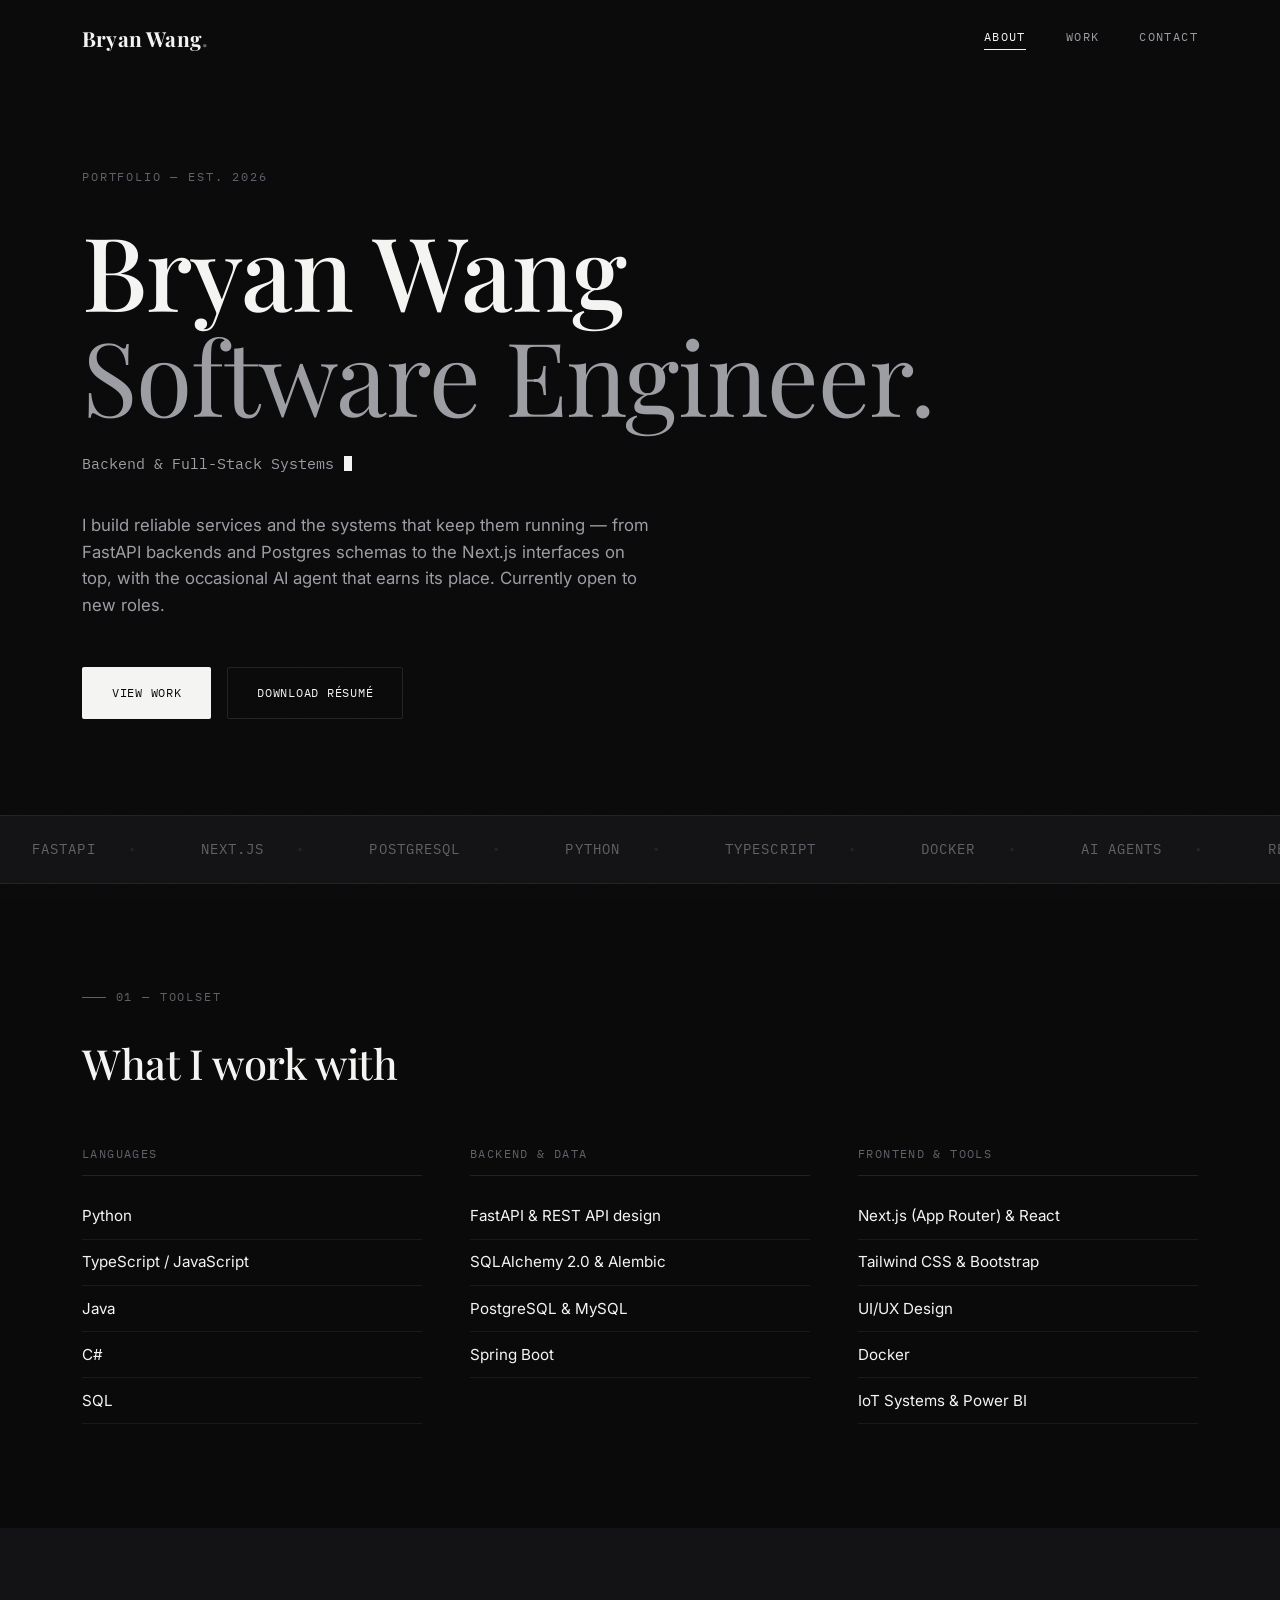
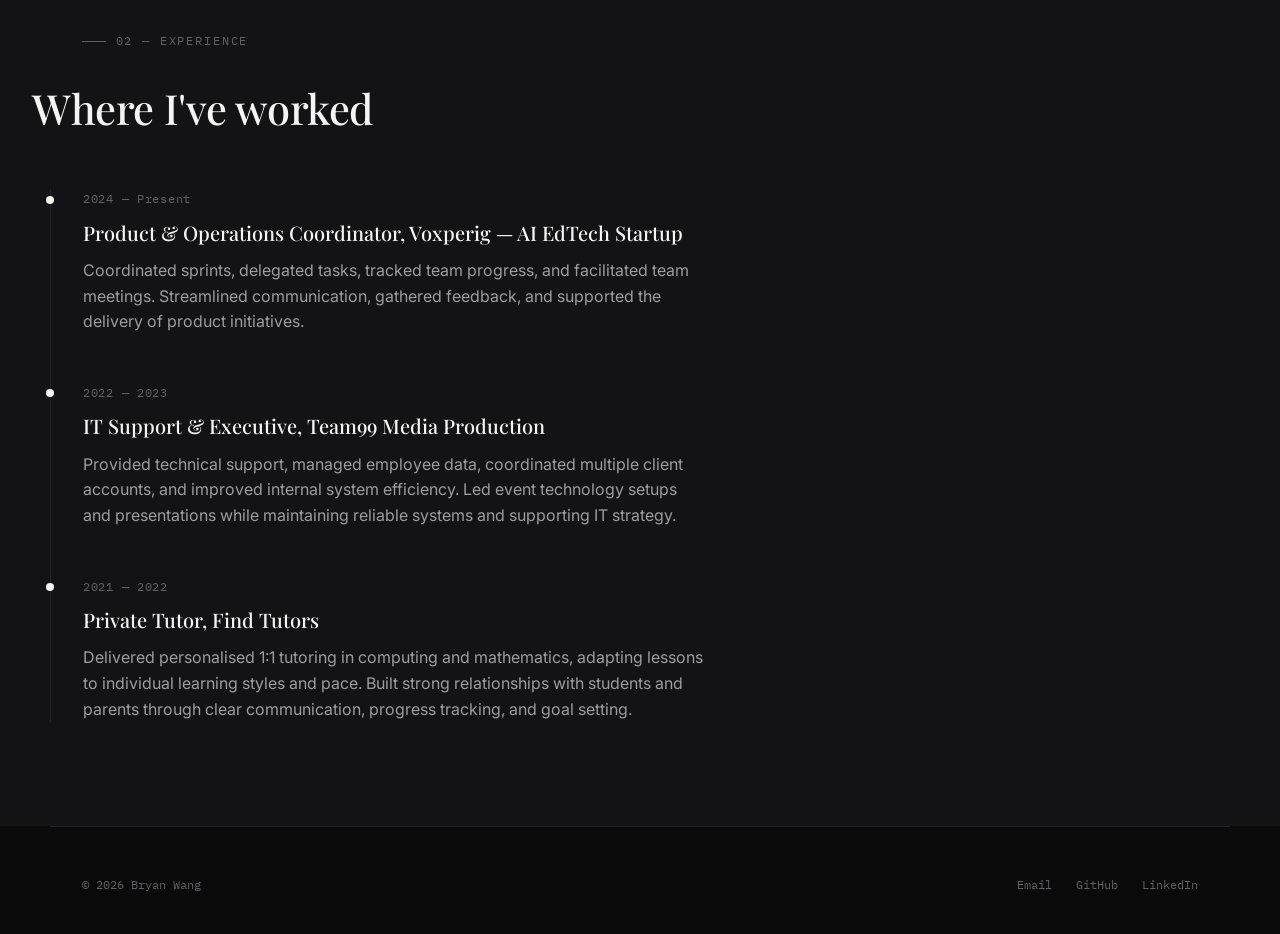
<file: docs/index.html>
<!DOCTYPE html>
<html lang="en">
<head>
  <meta charset="UTF-8">
  <meta name="viewport" content="width=device-width, initial-scale=1.0">
  <title>Bryan Wang — Software Engineer</title>
  <meta name="description" content="Portfolio of Bryan Wang (Kyaw Zin Thu), software engineer building backend systems, full-stack apps, and AI-powered tools.">
  <meta name="theme-color" content="#0A0A0B">
  <link rel="icon" href="favicon.svg" type="image/svg+xml">
  <link rel="apple-touch-icon" href="apple-touch-icon.png">
  <meta property="og:type" content="website">
  <meta property="og:site_name" content="Bryan Wang">
  <meta property="og:title" content="Bryan Wang — Software Engineer">
  <meta property="og:description" content="Portfolio of Bryan Wang (Kyaw Zin Thu), software engineer building backend systems, full-stack apps, and AI-powered tools.">
  <meta property="og:url" content="https://bryanwang-portfolio.vercel.app/">
  <meta property="og:image" content="https://bryanwang-portfolio.vercel.app/og-image.png">
  <meta property="og:image:width" content="1200">
  <meta property="og:image:height" content="630">
  <meta name="twitter:card" content="summary_large_image">
  <link rel="preconnect" href="https://fonts.googleapis.com">
  <link rel="preconnect" href="https://fonts.gstatic.com" crossorigin>
  <link href="https://fonts.googleapis.com/css2?family=Playfair+Display:wght@400;500;600;700&family=Inter:wght@400;500;600&family=IBM+Plex+Mono:wght@400;500;600&display=swap" rel="stylesheet">
  <link rel="stylesheet" href="style.css">
</head>
<body>

  <header class="nav" id="siteNav">
    <div class="nav__inner">
      <a href="index.html" class="nav__logo">Bryan Wang<span class="nav__logo-dot">.</span></a>
      <nav class="nav__links" id="navLinks">
        <a href="index.html" class="is-active">About</a>
        <a href="projects.html">Work</a>
        <a href="contact.html">Contact</a>
      </nav>
      <button class="nav__toggle" id="navToggle" aria-label="Toggle menu" aria-expanded="false">
        <span></span><span></span><span></span>
      </button>
    </div>
  </header>

  <!-- ============ HERO ============ -->
  <section class="hero" id="top">
    <p class="hero__eyebrow reveal">Portfolio — Est. 2026</p>
    <h1 class="hero__name reveal">Bryan Wang<br><em>Software Engineer.</em></h1>
    <p class="hero__role reveal">
      <span id="roleText">Backend &amp; Full-Stack Systems</span><span class="cursor-blink" aria-hidden="true"></span>
    </p>
    <p class="hero__blurb reveal">
      I build reliable services and the systems that keep them running — from
      FastAPI backends and Postgres schemas to the Next.js interfaces on top,
      with the occasional AI agent that earns its place. Currently open to
      new roles.
    </p>
    <div class="hero__cta reveal">
      <a href="projects.html" class="btn btn--primary">View Work</a>
      <a href="pdf/kyawzinthu_CV.pdf" class="btn btn--ghost" download>Download Résumé</a>
    </div>
  </section>

  <div class="marquee" aria-hidden="true">
    <div class="marquee__track">
      <span>FastAPI</span><span>Next.js</span><span>PostgreSQL</span><span>Python</span><span>TypeScript</span><span>Docker</span><span>AI Agents</span><span>React</span>
      <span>FastAPI</span><span>Next.js</span><span>PostgreSQL</span><span>Python</span><span>TypeScript</span><span>Docker</span><span>AI Agents</span><span>React</span>
    </div>
  </div>

  <!-- ============ SKILLS ============ -->
  <section class="section" id="skills">
    <p class="eyebrow reveal">01 — Toolset</p>
    <h2 class="section__title reveal">What I work with</h2>

    <div class="diff">
      <div class="diff__group reveal">
        <p class="diff__label mono">Languages</p>
        <ul class="diff__list">
          <li class="diff__line">Python</li>
          <li class="diff__line">TypeScript / JavaScript</li>
          <li class="diff__line">Java</li>
          <li class="diff__line">C#</li>
          <li class="diff__line">SQL</li>
        </ul>
      </div>
      <div class="diff__group reveal">
        <p class="diff__label mono">Backend &amp; Data</p>
        <ul class="diff__list">
          <li class="diff__line">FastAPI &amp; REST API design</li>
          <li class="diff__line">SQLAlchemy 2.0 &amp; Alembic</li>
          <li class="diff__line">PostgreSQL &amp; MySQL</li>
          <li class="diff__line">Spring Boot</li>
        </ul>
      </div>
      <div class="diff__group reveal">
        <p class="diff__label mono">Frontend &amp; Tools</p>
        <ul class="diff__list">
          <li class="diff__line">Next.js (App Router) &amp; React</li>
          <li class="diff__line">Tailwind CSS &amp; Bootstrap</li>
          <li class="diff__line">UI/UX Design</li>
          <li class="diff__line">Docker</li>
          <li class="diff__line">IoT Systems &amp; Power BI</li>
        </ul>
      </div>
    </div>
  </section>

  <!-- ============ EXPERIENCE ============ -->
  <section class="section section--muted" id="experience">
    <p class="eyebrow reveal">02 — Experience</p>
    <h2 class="section__title reveal">Where I've worked</h2>

    <div class="log">

      <div class="log__entry reveal">
        <div class="log__marker" aria-hidden="true"></div>
        <div class="log__content">
          <p class="log__range mono">2024 — Present</p>
          <h3 class="log__role">
            Product &amp; Operations Coordinator, Voxperig — AI EdTech Startup
          </h3>
          <p class="log__desc">
            Coordinated sprints, delegated tasks, tracked team progress, and
            facilitated team meetings. Streamlined communication, gathered
            feedback, and supported the delivery of product initiatives.
          </p>
        </div>
      </div>

      <div class="log__entry reveal">
        <div class="log__marker" aria-hidden="true"></div>
        <div class="log__content">
          <p class="log__range mono">2022 — 2023</p>
          <h3 class="log__role">
            IT Support &amp; Executive, Team99 Media Production
          </h3>
          <p class="log__desc">
            Provided technical support, managed employee data, coordinated
            multiple client accounts, and improved internal system efficiency.
            Led event technology setups and presentations while maintaining
            reliable systems and supporting IT strategy.
          </p>
        </div>
      </div>

      <div class="log__entry reveal">
        <div class="log__marker" aria-hidden="true"></div>
        <div class="log__content">
          <p class="log__range mono">2021 — 2022</p>
          <h3 class="log__role">
            Private Tutor, Find Tutors
          </h3>
          <p class="log__desc">
            Delivered personalised 1:1 tutoring in computing and mathematics,
            adapting lessons to individual learning styles and pace. Built
            strong relationships with students and parents through clear
            communication, progress tracking, and goal setting.
          </p>
        </div>
      </div>

    </div>
  </section>

  <footer class="site-footer">
    <p class="mono">© 2026 Bryan Wang</p>
    <div class="footer__links">
      <a href="mailto:kyawzinthu84@gmail.com">Email</a>
      <a href="https://github.com/BryanWang273" target="_blank" rel="noopener noreferrer">GitHub</a>
      <a href="https://www.linkedin.com/in/kyaw-zin-thu-166324361" target="_blank" rel="noopener noreferrer">LinkedIn</a>
    </div>
  </footer>

  <script src="script.js"></script>
</body>
</html>
</file>
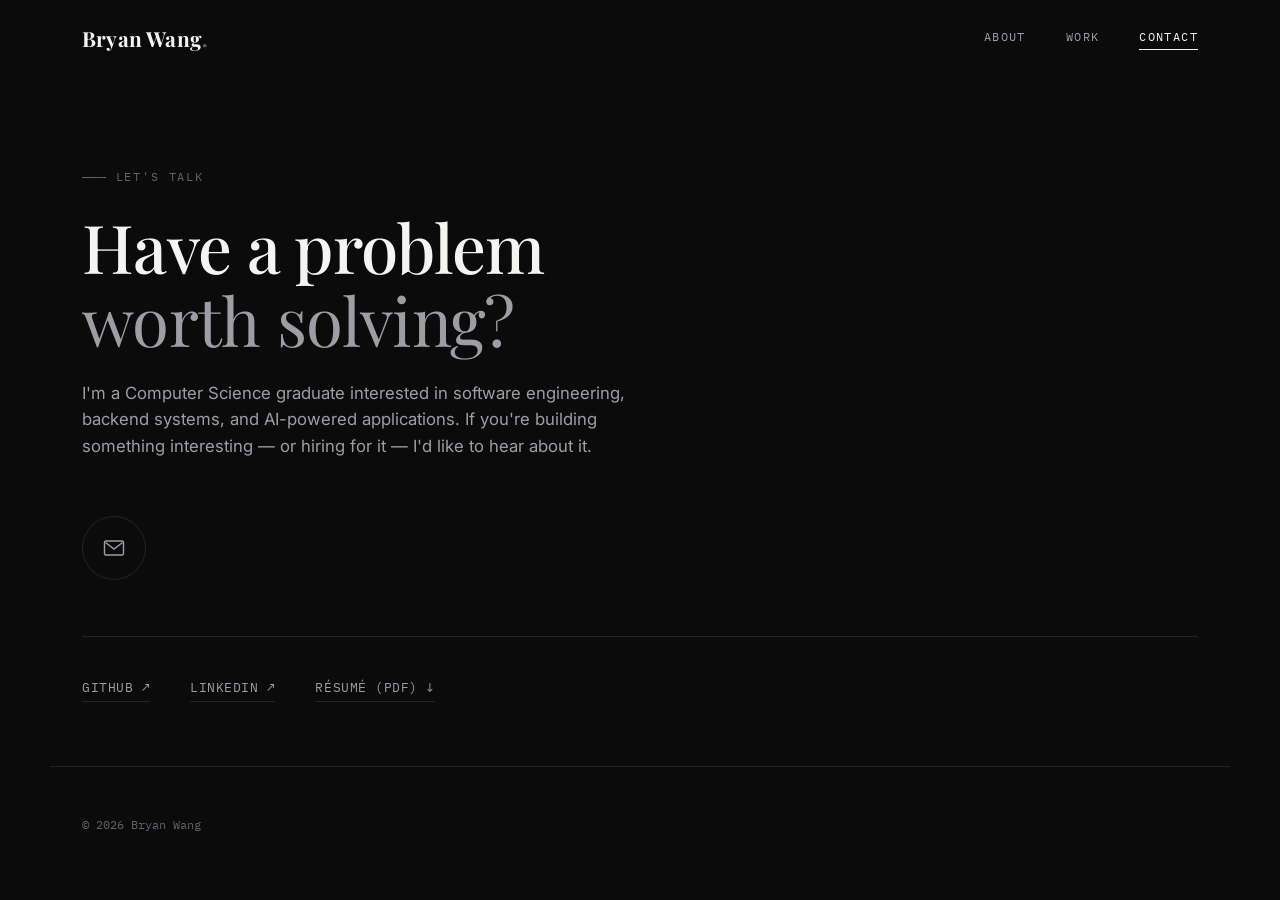
<file: docs/contact.html>
<!DOCTYPE html>
<html lang="en">
<head>
  <meta charset="UTF-8">
  <meta name="viewport" content="width=device-width, initial-scale=1.0">
  <title>Contact — Bryan Wang</title>
  <meta name="description" content="Get in touch with Bryan Wang — software engineer open to new roles.">
  <meta name="theme-color" content="#0A0A0B">
  <link rel="icon" href="favicon.svg" type="image/svg+xml">
  <link rel="apple-touch-icon" href="apple-touch-icon.png">
  <meta property="og:type" content="website">
  <meta property="og:site_name" content="Bryan Wang">
  <meta property="og:title" content="Contact — Bryan Wang">
  <meta property="og:description" content="Get in touch with Bryan Wang — software engineer open to new roles.">
  <meta property="og:url" content="https://bryanwang-portfolio.vercel.app/contact.html">
  <meta property="og:image" content="https://bryanwang-portfolio.vercel.app/og-image.png">
  <meta property="og:image:width" content="1200">
  <meta property="og:image:height" content="630">
  <meta name="twitter:card" content="summary_large_image">
  <link rel="preconnect" href="https://fonts.googleapis.com">
  <link rel="preconnect" href="https://fonts.gstatic.com" crossorigin>
  <link href="https://fonts.googleapis.com/css2?family=Playfair+Display:wght@400;500;600;700&family=Inter:wght@400;500;600&family=IBM+Plex+Mono:wght@400;500;600&display=swap" rel="stylesheet">
  <link rel="stylesheet" href="style.css">
</head>
<body>

  <header class="nav" id="siteNav">
    <div class="nav__inner">
      <a href="index.html" class="nav__logo">Bryan Wang<span class="nav__logo-dot">.</span></a>
      <nav class="nav__links" id="navLinks">
        <a href="index.html">About</a>
        <a href="projects.html">Work</a>
        <a href="contact.html" class="is-active">Contact</a>
      </nav>
      <button class="nav__toggle" id="navToggle" aria-label="Toggle menu" aria-expanded="false">
        <span></span><span></span><span></span>
      </button>
    </div>
  </header>

  <section class="contact">
    <p class="eyebrow reveal">Let's talk</p>

    <h1 class="contact__title reveal">Have a problem<br><em>worth solving?</em></h1>

    <p class="contact__blurb reveal">
      I'm a Computer Science graduate interested in software engineering,
      backend systems, and AI-powered applications. If you're building
      something interesting — or hiring for it — I'd like to hear about it.
    </p>

    <a href="mailto:kyawzinthu84@gmail.com" class="contact__email-icon reveal" aria-label="Email kyawzinthu84@gmail.com">
      <svg viewBox="0 0 24 24" fill="none" stroke="currentColor" stroke-width="1.4" aria-hidden="true">
        <rect x="2.5" y="5" width="19" height="14" rx="1.5" />
        <path d="M3.5 6.5 12 13 20.5 6.5" />
      </svg>
    </a>

    <div class="contact__links reveal">
      <a
        href="https://github.com/BryanWang273"
        class="contact__icon-link"
        target="_blank"
        rel="noopener noreferrer"
      >
        GitHub ↗
      </a>

      <a
        href="https://www.linkedin.com/in/kyaw-zin-thu-166324361"
        class="contact__icon-link"
        target="_blank"
        rel="noopener noreferrer"
      >
        LinkedIn ↗
      </a>

      <a
        href="pdf/kyawzinthu_CV.pdf"
        class="contact__icon-link"
        download
      >
        Résumé (PDF) ↓
      </a>
    </div>
  </section>

  <footer class="site-footer">
    <p class="mono">© 2026 Bryan Wang</p>
  </footer>

  <script src="script.js"></script>
</body>
</html>
</file>
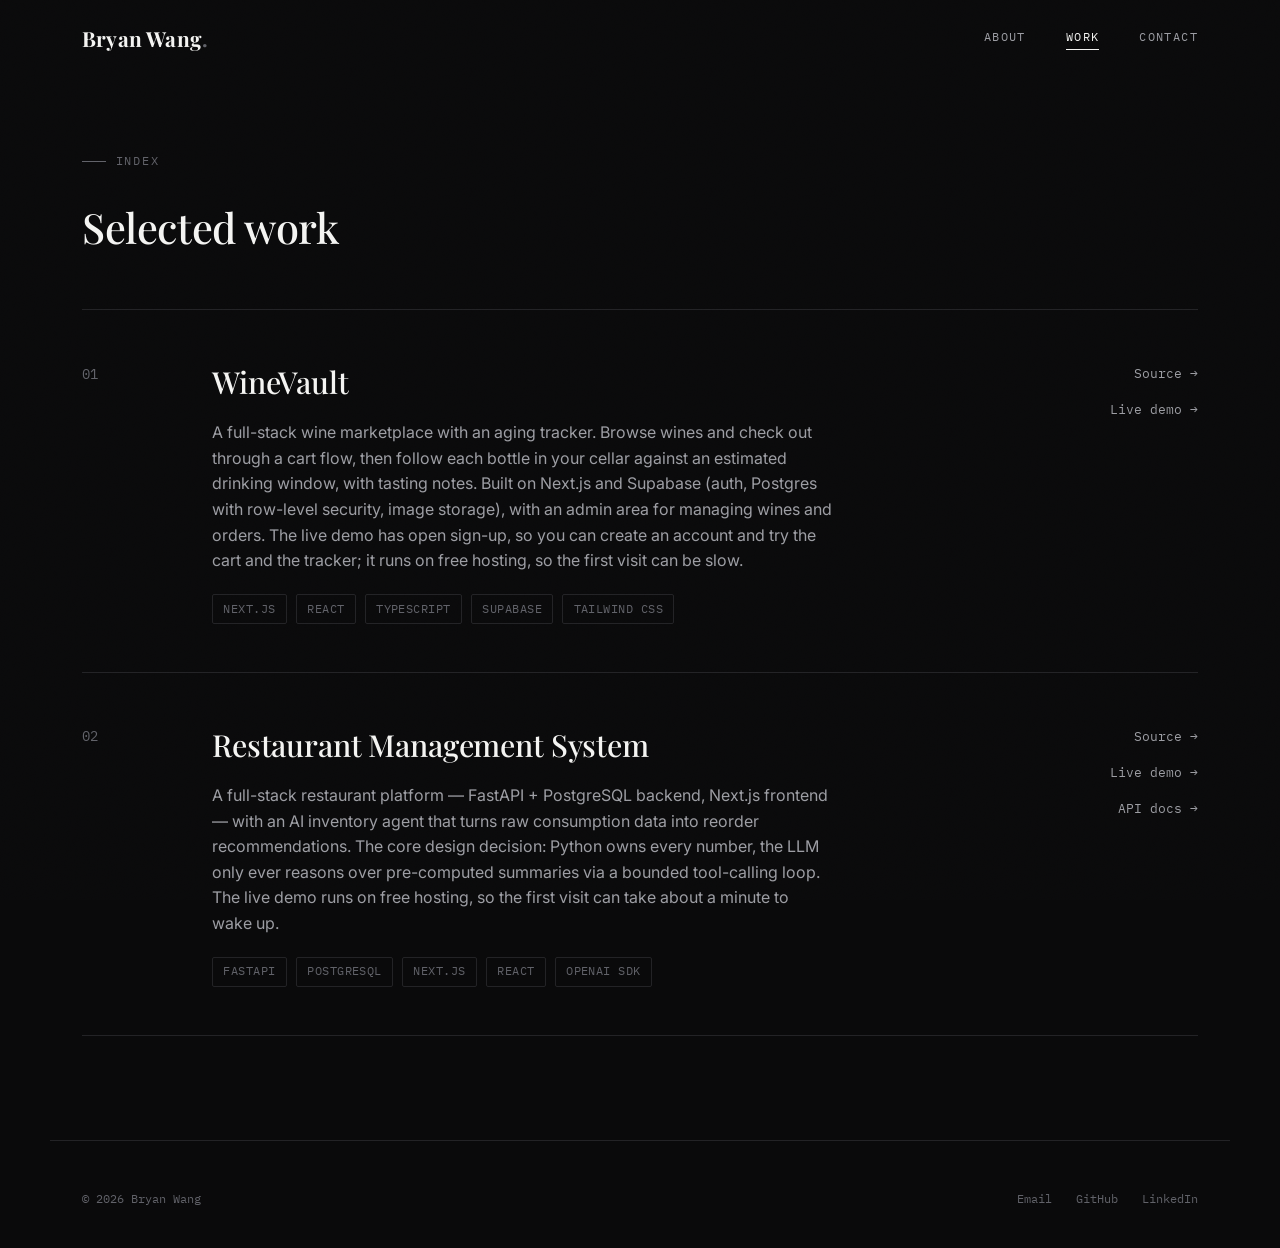
<file: docs/projects.html>
<!DOCTYPE html>
<html lang="en">
<head>
  <meta charset="UTF-8">
  <meta name="viewport" content="width=device-width, initial-scale=1.0">
  <title>Work — Bryan Wang</title>
  <meta name="description" content="Selected projects by Bryan Wang: a full-stack restaurant management system with an AI inventory agent, and WineVault, a digital wine marketplace.">
  <meta name="theme-color" content="#0A0A0B">
  <link rel="icon" href="favicon.svg" type="image/svg+xml">
  <link rel="apple-touch-icon" href="apple-touch-icon.png">
  <meta property="og:type" content="website">
  <meta property="og:site_name" content="Bryan Wang">
  <meta property="og:title" content="Work — Bryan Wang">
  <meta property="og:description" content="Selected projects by Bryan Wang: a full-stack restaurant management system with an AI inventory agent, and WineVault, a digital wine marketplace.">
  <meta property="og:url" content="https://bryanwang-portfolio.vercel.app/projects.html">
  <meta property="og:image" content="https://bryanwang-portfolio.vercel.app/og-image.png">
  <meta property="og:image:width" content="1200">
  <meta property="og:image:height" content="630">
  <meta name="twitter:card" content="summary_large_image">
  <link rel="preconnect" href="https://fonts.googleapis.com">
  <link rel="preconnect" href="https://fonts.gstatic.com" crossorigin>
  <link href="https://fonts.googleapis.com/css2?family=Playfair+Display:wght@400;500;600;700&family=Inter:wght@400;500;600&family=IBM+Plex+Mono:wght@400;500;600&display=swap" rel="stylesheet">
  <link rel="stylesheet" href="style.css">
</head>
<body>

  <header class="nav" id="siteNav">
    <div class="nav__inner">
      <a href="index.html" class="nav__logo">Bryan Wang<span class="nav__logo-dot">.</span></a>
      <nav class="nav__links" id="navLinks">
        <a href="index.html">About</a>
        <a href="projects.html" class="is-active">Work</a>
        <a href="contact.html">Contact</a>
      </nav>
      <button class="nav__toggle" id="navToggle" aria-label="Toggle menu" aria-expanded="false">
        <span></span><span></span><span></span>
      </button>
    </div>
  </header>

  <section class="section section--page">
    <p class="eyebrow reveal">Index</p>
    <h1 class="section__title reveal">Selected work</h1>

    <div class="work">

      <article class="work__row reveal">
        <span class="work__index mono">01</span>
        <div class="work__meta">
          <h2 class="work__title">WineVault</h2>
          <p class="work__desc">
            A full-stack wine marketplace with an aging tracker. Browse wines
            and check out through a cart flow, then follow each bottle in your
            cellar against an estimated drinking window, with tasting notes.
            Built on Next.js and Supabase (auth, Postgres with row-level
            security, image storage), with an admin area for managing wines and
            orders. The live demo has open sign-up, so you can create an
            account and try the cart and the tracker; it runs on free hosting,
            so the first visit can be slow.
          </p>
          <ul class="work__stack mono">
            <li>Next.js</li><li>React</li><li>TypeScript</li><li>Supabase</li><li>Tailwind CSS</li>
          </ul>
        </div>
        <div class="work__links">
          <a href="https://github.com/BryanWang273/WineVault" target="_blank" rel="noopener noreferrer">Source →</a>
          <a href="https://winevault-seven.vercel.app" target="_blank" rel="noopener noreferrer">Live demo →</a>
        </div>
      </article>

      <article class="work__row reveal">
        <span class="work__index mono">02</span>
        <div class="work__meta">
          <h2 class="work__title">Restaurant Management System</h2>
          <p class="work__desc">
            A full-stack restaurant platform — FastAPI + PostgreSQL backend,
            Next.js frontend — with an AI inventory agent that turns raw
            consumption data into reorder recommendations. The core design
            decision: Python owns every number, the LLM only ever reasons
            over pre-computed summaries via a bounded tool-calling loop. The
            live demo runs on free hosting, so the first visit can take about
            a minute to wake up.
          </p>
          <ul class="work__stack mono">
            <li>FastAPI</li><li>PostgreSQL</li><li>Next.js</li><li>React</li><li>OpenAI SDK</li>
          </ul>
        </div>
        <div class="work__links">
          <a href="https://github.com/BryanWang273/restaurant-management-system" target="_blank" rel="noopener noreferrer">Source →</a>
          <a href="https://restaurant-management-system-kappa-five.vercel.app" target="_blank" rel="noopener noreferrer">Live demo →</a>
          <a href="https://restaurant-management-system-2emi.onrender.com/docs" target="_blank" rel="noopener noreferrer">API docs →</a>
        </div>
      </article>

    </div>
  </section>

  <footer class="site-footer">
    <p class="mono">© 2026 Bryan Wang</p>
    <div class="footer__links">
      <a href="mailto:kyawzinthu84@gmail.com">Email</a>
      <a href="https://github.com/BryanWang273" target="_blank" rel="noopener noreferrer">GitHub</a>
      <a href="https://www.linkedin.com/in/kyaw-zin-thu-166324361" target="_blank" rel="noopener noreferrer">LinkedIn</a>
    </div>
  </footer>

  <script src="script.js"></script>
</body>
</html>
</file>
<file: docs/style.css>
/* ============================================
   TOKENS
   ============================================ */
:root {
  --bg:         #0A0A0B;
  --bg-elev:    #131315;
  --bg-muted:   #151517;
  --ink:        #F4F4F2;
  --ink-soft:   #9C9DA3;
  --ink-faint:  #616269;
  --line:       #232326;
  --line-soft:  #1A1A1D;
  --white:      #FFFFFF;

  --accent:     #FFFFFF;

  --font-display: 'Playfair Display', serif;
  --font-body:    'Inter', sans-serif;
  --font-mono:    'IBM Plex Mono', monospace;

  --radius: 2px;
  --max: 1180px;

  --ease: cubic-bezier(.16,.84,.44,1);
}

* { box-sizing: border-box; }
html { scroll-behavior: smooth; }

body {
  margin: 0;
  background: var(--bg);
  color: var(--ink);
  font-family: var(--font-body);
  line-height: 1.6;
  -webkit-font-smoothing: antialiased;
  position: relative;
}

/* subtle grain overlay for depth */
body::before {
  content: '';
  position: fixed;
  inset: 0;
  z-index: 999;
  pointer-events: none;
  opacity: 0.035;
  mix-blend-mode: overlay;
  background-image: url("data:image/svg+xml,%3Csvg xmlns='http://www.w3.org/2000/svg' width='120' height='120'%3E%3Cfilter id='n'%3E%3CfeTurbulence type='fractalNoise' baseFrequency='0.9' numOctaves='2' stitchTiles='stitch'/%3E%3C/filter%3E%3Crect width='100%25' height='100%25' filter='url(%23n)'/%3E%3C/svg%3E");
}

.mono { font-family: var(--font-mono); }

a { color: inherit; text-decoration: none; }
img { max-width: 100%; display: block; }

::selection { background: var(--ink); color: var(--bg); }

/* ============================================
   SCROLL PROGRESS BAR
   ============================================ */
.scroll-progress {
  position: fixed;
  top: 0; left: 0;
  height: 2px;
  width: 0%;
  background: var(--ink);
  z-index: 200;
  transition: width 0.1s linear;
}
@media (prefers-reduced-motion: reduce) {
  .scroll-progress { transition: none; }
}

/* ============================================
   COPY-TO-CLIPBOARD TOAST (email links)
   ============================================ */
.eyebrow {
  display: flex;
  align-items: center;
  gap: 0.6rem;
  color: var(--ink-faint);
  font-family: var(--font-mono);
  font-size: 0.72rem;
  letter-spacing: 0.16em;
  text-transform: uppercase;
  margin: 0 0 1.5rem;
}
.eyebrow::before {
  content: '';
  width: 24px;
  height: 1px;
  background: var(--ink-faint);
  display: inline-block;
}

/* ============================================
   REVEAL ON SCROLL
   ============================================ */
.reveal {
  opacity: 0;
  transform: translateY(22px);
  transition: opacity 0.9s var(--ease), transform 0.9s var(--ease);
}
.reveal.is-visible { opacity: 1; transform: translateY(0); }

/* ============================================
   NAV
   ============================================ */
.nav {
  position: fixed;
  top: 0; left: 0; right: 0;
  z-index: 100;
  border-bottom: 1px solid transparent;
  transition: border-color 0.3s ease, background 0.3s ease;
}
.nav.is-scrolled {
  background: rgba(10, 10, 11, 0.82);
  backdrop-filter: blur(10px);
  border-bottom-color: var(--line);
}

.nav__inner {
  max-width: var(--max);
  margin: 0 auto;
  padding: 1.4rem 2rem;
  display: flex;
  align-items: center;
  justify-content: space-between;
}

.nav__logo {
  font-family: var(--font-display);
  font-weight: 700;
  font-size: 1.3rem;
  letter-spacing: 0.01em;
}
.nav__logo-dot { color: var(--ink-faint); font-style: normal; }

.nav__links {
  display: flex;
  gap: 2.5rem;
  font-family: var(--font-mono);
  font-size: 0.72rem;
  letter-spacing: 0.12em;
}

.nav__links a {
  color: var(--ink-soft);
  text-transform: uppercase;
  transition: color 0.2s ease;
  position: relative;
  padding-bottom: 4px;
}
.nav__links a:hover,
.nav__links a:focus-visible { color: var(--ink); }
.nav__links a.is-active { color: var(--ink); }
.nav__links a.is-active::after {
  content: '';
  position: absolute;
  left: 0; right: 0; bottom: 0;
  height: 1px;
  background: var(--ink);
}

.nav__toggle {
  display: none;
  flex-direction: column;
  gap: 5px;
  background: none;
  border: none;
  cursor: pointer;
  padding: 6px;
}
.nav__toggle span {
  width: 20px;
  height: 1px;
  background: var(--ink);
}

/* ============================================
   HERO
   ============================================ */
.hero {
  max-width: var(--max);
  margin: 0 auto;
  padding: 10.5rem 2rem 6rem;
}

.hero__eyebrow {
  color: var(--ink-faint);
  font-family: var(--font-mono);
  font-size: 0.72rem;
  letter-spacing: 0.16em;
  text-transform: uppercase;
  margin: 0 0 2rem;
}

.hero__name {
  font-family: var(--font-display);
  font-weight: 500;
  font-size: clamp(3rem, 8vw, 6.4rem);
  line-height: 1.02;
  margin: 0 0 1.5rem;
  letter-spacing: -0.01em;
}
.hero__name em {
  font-style: normal;
  font-weight: 400;
  color: var(--ink-soft);
}

.hero__role {
  font-family: var(--font-mono);
  font-size: 0.95rem;
  color: var(--ink-soft);
  margin: 0 0 2.25rem;
  display: flex;
  align-items: center;
  gap: 0.6rem;
  min-height: 1.4em;
}
.hero__role .cursor-blink {
  display: inline-block;
  width: 8px;
  height: 1.05em;
  background: var(--ink);
  animation: blink 1s step-end infinite;
  vertical-align: text-bottom;
}
@keyframes blink { 50% { opacity: 0; } }

.hero__blurb {
  max-width: 52ch;
  color: var(--ink-soft);
  font-size: 1.05rem;
  margin: 0 0 3rem;
}

.hero__cta { display: flex; gap: 1rem; flex-wrap: wrap; }

.btn {
  display: inline-flex;
  align-items: center;
  gap: 0.5rem;
  padding: 0.95rem 1.8rem;
  border-radius: var(--radius);
  font-family: var(--font-mono);
  font-size: 0.78rem;
  letter-spacing: 0.06em;
  text-transform: uppercase;
  border: 1px solid transparent;
  transition: transform 0.25s var(--ease), background 0.25s ease, color 0.25s ease, border-color 0.25s ease;
}
.btn--primary {
  background: var(--ink);
  color: var(--bg);
}
.btn--primary:hover { transform: translateY(-2px); background: var(--white); }
.btn--ghost {
  border-color: var(--line);
  color: var(--ink);
}
.btn--ghost:hover { border-color: var(--ink); transform: translateY(-2px); }

/* marquee strip */
.marquee {
  border-top: 1px solid var(--line);
  border-bottom: 1px solid var(--line);
  overflow: hidden;
  padding: 1.4rem 0;
  background: var(--bg-elev);
}
.marquee__track {
  display: flex;
  width: max-content;
  animation: scroll-x 32s linear infinite;
}
.marquee__track span {
  font-family: var(--font-mono);
  font-size: 0.85rem;
  letter-spacing: 0.08em;
  color: var(--ink-faint);
  text-transform: uppercase;
  padding: 0 2rem;
  white-space: nowrap;
}
.marquee__track span::after { content: '\2022'; margin-left: 2rem; color: var(--line); }
@keyframes scroll-x {
  from { transform: translateX(0); }
  to { transform: translateX(-50%); }
}

/* ============================================
   SECTIONS (shared)
   ============================================ */
.section {
  max-width: var(--max);
  margin: 0 auto;
  padding: 6.5rem 2rem;
}
.section--muted { background: var(--bg-elev); max-width: none; }
.section--muted > * { max-width: var(--max); margin-left: auto; margin-right: auto; }
.section--muted { padding-left: 0; padding-right: 0; }
.section--muted .eyebrow,
.section--muted .section__title,
.section--muted .log { padding-left: 2rem; padding-right: 2rem; box-sizing: border-box; }

.section__title {
  font-family: var(--font-display);
  font-weight: 500;
  font-size: clamp(1.9rem, 3.4vw, 2.6rem);
  margin: 0 0 3rem;
  letter-spacing: -0.01em;
}

.section--page { padding-top: 9.5rem; }

.site-footer {
  max-width: var(--max);
  margin: 0 auto;
  padding: 3rem 2rem 2.5rem;
  border-top: 1px solid var(--line);
  display: flex;
  justify-content: space-between;
  align-items: center;
  flex-wrap: wrap;
  gap: 1rem;
}
.site-footer p { color: var(--ink-faint); font-size: 0.75rem; margin: 0; }
.site-footer .footer__links { display: flex; gap: 1.5rem; }
.site-footer .footer__links a {
  color: var(--ink-faint);
  font-family: var(--font-mono);
  font-size: 0.75rem;
  transition: color 0.2s ease;
}
.site-footer .footer__links a:hover { color: var(--ink); }

/* ============================================
   SKILLS
   ============================================ */
.diff {
  display: grid;
  grid-template-columns: repeat(3, 1fr);
  gap: 3rem;
}

.diff__label {
  color: var(--ink-faint);
  font-size: 0.72rem;
  letter-spacing: 0.12em;
  text-transform: uppercase;
  margin: 0 0 1.1rem;
  padding-bottom: 0.75rem;
  border-bottom: 1px solid var(--line);
}

.diff__list { list-style: none; margin: 0; padding: 0; }

.diff__line {
  font-size: 0.95rem;
  padding: 0.65rem 0;
  border-bottom: 1px solid var(--line-soft);
  color: var(--ink);
}
.diff__note { color: var(--ink-faint); font-size: 0.82rem; }

/* ============================================
   PROJECTS (rows)
   ============================================ */
.work {
  display: grid;
  gap: 0;
  border-top: 1px solid var(--line);
}

.work__row {
  display: grid;
  grid-template-columns: 90px 1fr auto;
  gap: 2.5rem;
  align-items: start;
  padding: 3rem 0;
  border-bottom: 1px solid var(--line);
  transition: padding-left 0.35s var(--ease), background 0.35s ease;
}
.work__row:hover { padding-left: 0.75rem; background: var(--bg-elev); }

.work__index {
  font-family: var(--font-mono);
  color: var(--ink-faint);
  font-size: 0.85rem;
  padding-top: 0.35rem;
}

.work__meta { display: flex; flex-direction: column; }

.work__title {
  font-family: var(--font-display);
  font-weight: 500;
  font-size: clamp(1.4rem, 2.6vw, 1.9rem);
  margin: 0 0 0.85rem;
  letter-spacing: -0.005em;
}

.work__desc {
  color: var(--ink-soft);
  margin: 0 0 1.25rem;
  max-width: 62ch;
}

.work__stack {
  list-style: none;
  display: flex;
  flex-wrap: wrap;
  gap: 0.55rem;
  padding: 0;
  margin: 0;
  font-size: 0.72rem;
}
.work__stack li {
  font-family: var(--font-mono);
  border: 1px solid var(--line);
  border-radius: var(--radius);
  padding: 0.3rem 0.65rem;
  color: var(--ink-faint);
  text-transform: uppercase;
  letter-spacing: 0.04em;
}

.work__links {
  display: flex;
  flex-direction: column;
  gap: 0.9rem;
  align-items: flex-end;
  padding-top: 0.4rem;
}
.work__links a {
  font-family: var(--font-mono);
  font-size: 0.8rem;
  color: var(--ink-soft);
  white-space: nowrap;
  border-bottom: 1px solid transparent;
  transition: color 0.2s ease, border-color 0.2s ease;
}
.work__links a:hover { color: var(--ink); border-color: var(--ink); }

/* ============================================
   EXPERIENCE (log)
   ============================================ */
.log {
  border-left: 1px solid var(--line);
  padding-left: 2.25rem;
  display: grid;
  gap: 3rem;
}

.log__entry { position: relative; }

.log__marker {
  position: absolute;
  left: -2.32rem;
  top: 0.4rem;
  width: 8px;
  height: 8px;
  border-radius: 50%;
  background: var(--ink);
}

.log__range {
  color: var(--ink-faint);
  font-family: var(--font-mono);
  font-size: 0.75rem;
  letter-spacing: 0.06em;
  margin: 0 0 0.5rem;
}
.log__role {
  font-family: var(--font-display);
  font-weight: 500;
  font-size: 1.25rem;
  margin: 0 0 0.6rem;
}
.log__desc { color: var(--ink-soft); margin: 0; max-width: 62ch; }

/* ============================================
   CONTACT
   ============================================ */
.contact {
  max-width: var(--max);
  margin: 0 auto;
  padding: 10.5rem 2rem 4rem;
}

.contact__title {
  font-family: var(--font-display);
  font-weight: 500;
  font-size: clamp(2.4rem, 6vw, 4.2rem);
  line-height: 1.08;
  margin: 0 0 1.5rem;
  max-width: 18ch;
  letter-spacing: -0.01em;
}
.contact__title em { font-style: normal; color: var(--ink-soft); font-weight: 400; }

.contact__blurb {
  color: var(--ink-soft);
  max-width: 50ch;
  font-size: 1.05rem;
  margin: 0 0 3.5rem;
}

.contact__email-icon {
  display: inline-flex;
  align-items: center;
  justify-content: center;
  width: 64px;
  height: 64px;
  border: 1px solid var(--line);
  border-radius: 50%;
  color: var(--ink-soft);
  margin-bottom: 3.5rem;
  transition: border-color 0.25s ease, color 0.25s ease, transform 0.25s ease;
}
.contact__email-icon svg { width: 24px; height: 24px; }
.contact__email-icon:hover {
  border-color: var(--ink);
  color: var(--white);
  transform: translateY(-2px);
}

.contact__links {
  display: flex;
  gap: 2.5rem;
  flex-wrap: wrap;
  padding-top: 2.5rem;
  border-top: 1px solid var(--line);
}
.contact__icon-link {
  font-family: var(--font-mono);
  font-size: 0.82rem;
  letter-spacing: 0.04em;
  color: var(--ink-soft);
  text-transform: uppercase;
  border-bottom: 1px solid var(--line);
  padding-bottom: 3px;
  transition: color 0.2s ease, border-color 0.2s ease;
}
.contact__icon-link:hover { color: var(--ink); border-color: var(--ink); }

/* ============================================
   RESUME EMBED
   ============================================ */
/* ============================================
   RESPONSIVE
   ============================================ */
@media (max-width: 860px) {
  .diff { grid-template-columns: 1fr; gap: 2.5rem; }

  .work__row {
    grid-template-columns: 1fr;
    gap: 1.25rem;
  }
  .work__links { flex-direction: row; align-items: flex-start; gap: 1.5rem; }

  .nav__links {
    position: absolute;
    top: 100%;
    left: 0;
    right: 0;
    background: var(--bg);
    border-bottom: 1px solid var(--line);
    flex-direction: column;
    gap: 0;
    display: none;
  }
  .nav__links.is-open { display: flex; }
  .nav__links a { padding: 1.1rem 2rem; border-bottom: 1px solid var(--line-soft); }
  .nav__links a.is-active::after { display: none; }
  .nav__links a.is-active { border-left: 2px solid var(--ink); }
  .nav__toggle { display: flex; }

  .site-footer { flex-direction: column; align-items: flex-start; }
}

/* Respect reduced motion */
@media (prefers-reduced-motion: reduce) {
  html { scroll-behavior: auto; }
  .cursor-blink { animation: none; }
  .marquee__track { animation: none; }
  .reveal { opacity: 1; transform: none; transition: none; }
}

/* Keyboard focus visibility */
a:focus-visible, button:focus-visible {
  outline: 1px solid var(--ink);
  outline-offset: 3px;
}
</file>
